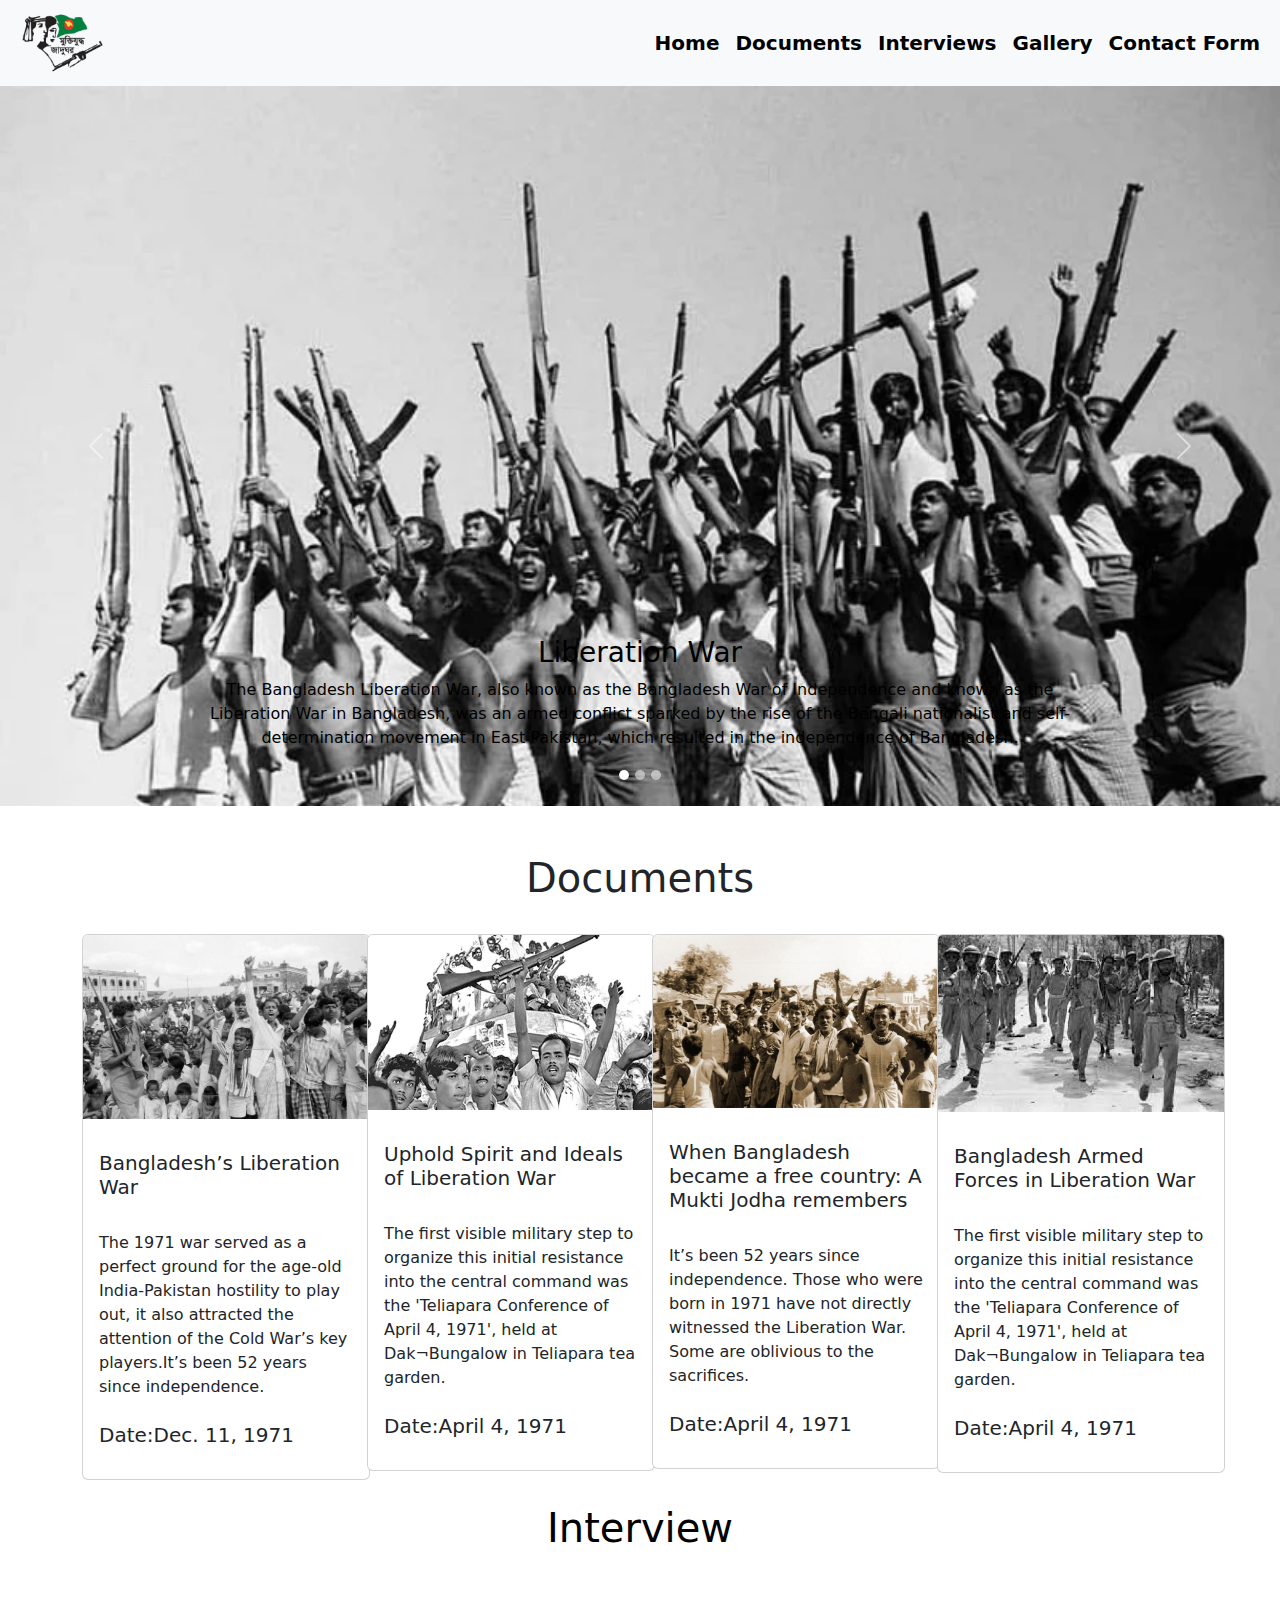
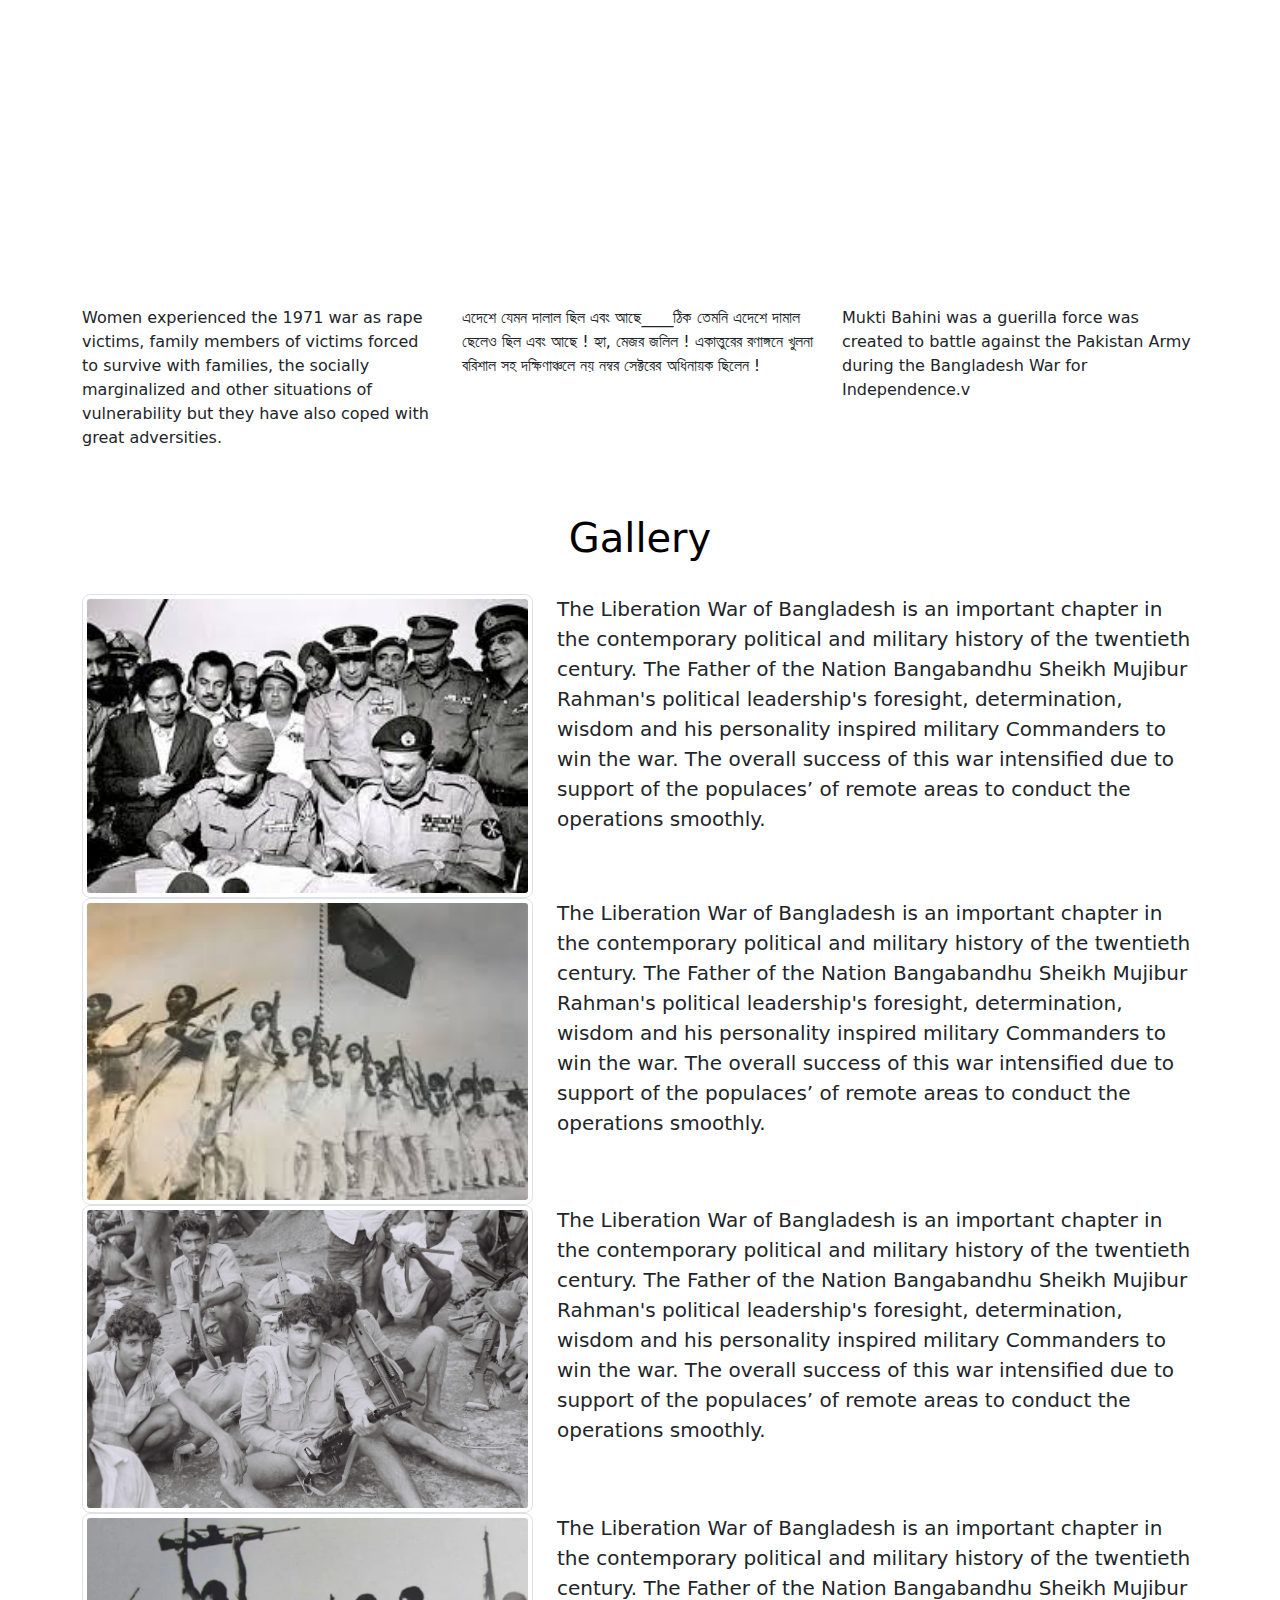
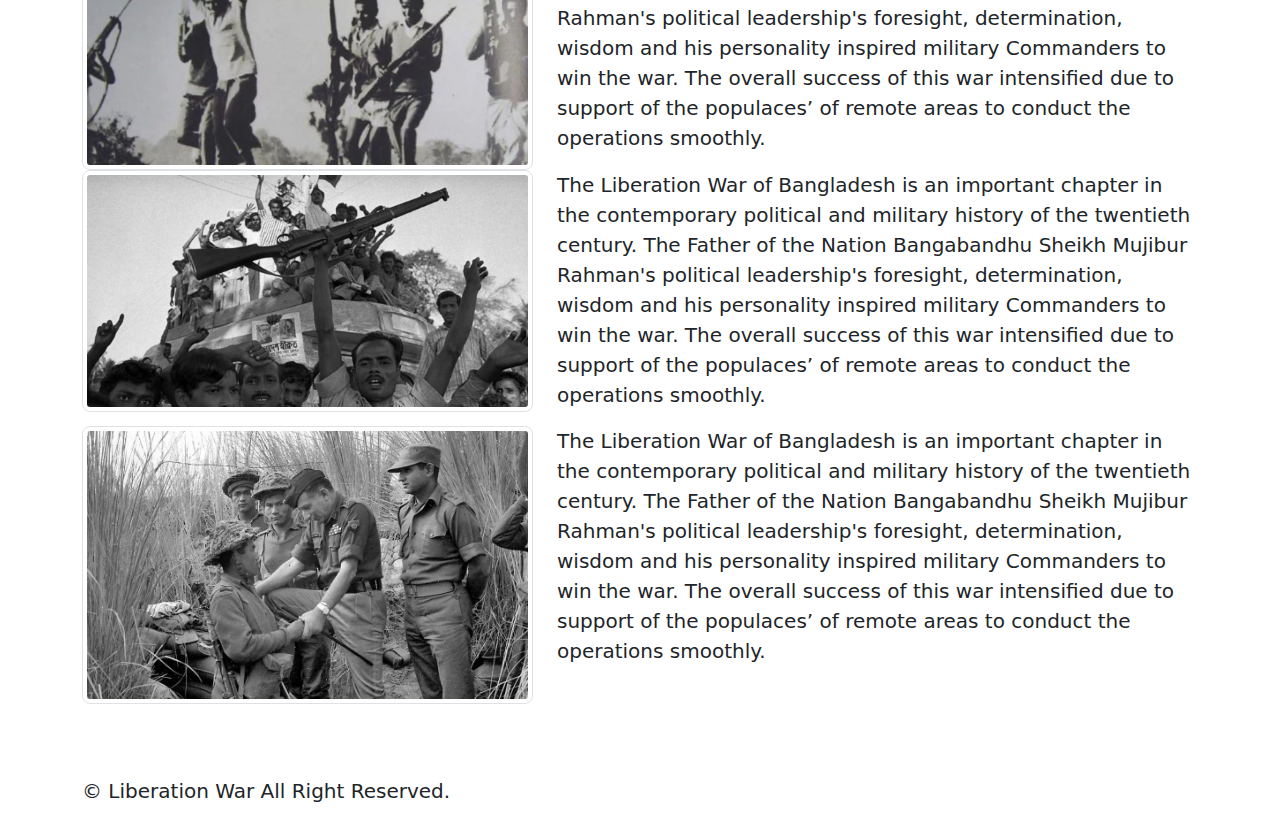
<file: index.html>
<!doctype html>
<html lang="en">
  <head>
    <title>Liberstion War Archive</title>
    <meta charset="utf-8">
    <meta name="viewport" content="width=device-width, initial-scale=1">
    <meta name="description" content="Free Web tutorials">
    <meta name="keywords" content="HTML, CSS, JavaScript">
    <meta name="author" content="John Doe">
    <!-- favicon -->
     <link rel="icon" href="assets/img/logo.png">
    <!-- bootstrap css -->
    <link href="https://cdn.jsdelivr.net/npm/bootstrap@5.3.3/dist/css/bootstrap.min.css" rel="stylesheet">
    <!-- default css -->
     <link rel="stylesheet" href="assets/css/default.css">
  </head>
  <body>
    <!-- navber section start -->
    <nav class="navbar navbar-expand-lg bg-body-tertiary">
        <div class="container-fluid">
          <a class="navbar-brand" href="#">
            <img src="assets/img/logo.png" alt="" class="w-100">
          </a>
          <button class="navbar-toggler" type="button" data-bs-toggle="collapse" data-bs-target="#navbarSupportedContent" aria-controls="navbarSupportedContent" aria-expanded="false" aria-label="Toggle navigation">
            <span class="navbar-toggler-icon"></span>
          </button>
          <div class="collapse navbar-collapse" id="navbarSupportedContent">
            <ul class="navbar-nav ms-auto mb-2 mb-lg-0">
              <li class="nav-item">
                <a class="nav-link active fw-bold text-capitalize fs-5" aria-current="page" href="index.html">Home</a>
              </li>
              <li class="nav-item">
                <a class="nav-link active fw-bold text-capitalize fs-5" aria-current="page" href="document.html">documents</a>
              </li>
              <li class="nav-item">
                <a class="nav-link active fw-bold text-capitalize fs-5" aria-current="page" href="interview.html">interviews</a>
              </li>
              <li class="nav-item">
                <a class="nav-link active fw-bold text-capitalize fs-5" aria-current="page" href="gallery.html">gallery</a>
              </li>
              <li class="nav-item">
                <a class="nav-link active fw-bold text-capitalize fs-5" aria-current="page" href="contact.html">contact form</a>
              </li>
          </div>
        </div>
      </nav>
      <!-- navber section end -->
       
     <!-- banner section start -->
     <div id="carouselExampleCaptions" class="carousel slide">
        <div class="carousel-indicators">
          <button type="button" data-bs-target="#carouselExampleCaptions" data-bs-slide-to="0" class="active" aria-current="true" aria-label="Slide 1"></button>
          <button type="button" data-bs-target="#carouselExampleCaptions" data-bs-slide-to="1" aria-label="Slide 2"></button>
          <button type="button" data-bs-target="#carouselExampleCaptions" data-bs-slide-to="2" aria-label="Slide 3"></button>
        </div>
        <div class="carousel-inner">
          <div class="carousel-item active">
            <img src="assets/img/banner.webp" class="d-block w-100" alt="...">
            <div class="carousel-caption d-none d-md-block">
              <h3 class="text-black">Liberation War</h3>
              <p class="text-black fw-italic">The Bangladesh Liberation War, also known as the Bangladesh War of Independence and known as the Liberation War in Bangladesh, was an armed conflict sparked by the rise of the Bengali nationalist and self-determination movement in East Pakistan, which resulted in the independence of Bangladesh.</p>
            </div>
          </div>
          <div class="carousel-item">
            <img src="assets/img/banner.jpeg" class="d-block w-100" alt="...">
            <div class="carousel-caption d-none d-md-block">
              <h3 class="text-black">Liberation War</h3>
              <p class="text-black fw-italic">The Bangladesh Liberation War, also known as the Bangladesh War of Independence and known as the Liberation War in Bangladesh, was an armed conflict sparked by the rise of the Bengali nationalist and self-determination movement in East Pakistan, which resulted in the independence of Bangladesh.</p>
            </div>
          </div>
          <div class="carousel-item">
            <img src="assets/img/banner.webp" class="d-block w-100" alt="...">
            <div class="carousel-caption d-none d-md-block">
              <h3 class="text-black">Liberation War</h3>
              <p class="text-black fw-italic">The Bangladesh Liberation War, also known as the Bangladesh War of Independence and known as the Liberation War in Bangladesh, was an armed conflict sparked by the rise of the Bengali nationalist and self-determination movement in East Pakistan, which resulted in the independence of Bangladesh.</p>
            </div>
          </div>
        </div>
        <button class="carousel-control-prev" type="button" data-bs-target="#carouselExampleCaptions" data-bs-slide="prev">
          <span class="carousel-control-prev-icon" aria-hidden="true"></span>
          <span class="visually-hidden">Previous</span>
        </button>
        <button class="carousel-control-next" type="button" data-bs-target="#carouselExampleCaptions" data-bs-slide="next">
          <span class="carousel-control-next-icon" aria-hidden="true"></span>
          <span class="visually-hidden">Next</span>
        </button>
      </div>
     <!-- banner section end -->
      
    <!-- documents section start -->
       <section class="container pt-5">
        <div class="row">
            <div class="col-lg-12 text-center mb-4">
                <h1>Documents</h1>
            </div>
            <div class="col-lg-3 col-12 col-md-6 pb-4" >
                <div class="card" style="width: 18rem;">
                    <img src="assets/img/image-01.jpg" class="card-img-top" alt="...">
                    <div class="card-body">
                        <p class="card-text"><h5> Bangladesh’s Liberation War</h5>
                            <br>
                            The 1971 war served as a perfect ground for the age-old India-Pakistan hostility to play out, it also attracted the attention of the Cold War’s key players.It’s been 52 years since independence.  
                            <br>
                            <br>
                            <h5>Date:Dec. 11, 1971</h5>
                          </p>
                    </div>
                  </div>
            </div>
            <div class="col-lg-3 col-12 col-md-6">
                <div class="card" style="width: 18rem;">
                    <img src="assets/img/image-02.jpg" class="card-img-top" alt="...">
                    <div class="card-body">
                        <p class="card-text"><h5>Uphold Spirit and Ideals of Liberation War</h5>
                            <br>
                            The first visible military step to organize this initial resistance into the central command was the 'Teliapara Conference of April 4, 1971', held at Dak¬Bungalow in Teliapara tea garden.
                            <br>
                            <br>
                            <h5>Date:April 4, 1971</h5>
                          </p>
                    </div>
                  </div>
            </div>
            <div class="col-lg-3 col-12 col-md-6">
                <div class="card" style="width: 18rem;">
                    <img src="assets/img/image-03.jpg" class="card-img-top" alt="...">
                    <div class="card-body">
                        <p class="card-text"><h5>When Bangladesh became a free country: A Mukti Jodha remembers</h5>
                            <br>
                            It’s been 52 years since independence. Those who were born in 1971 have not directly witnessed the Liberation War. Some are oblivious to the sacrifices.
                            <br>
                            <br>
                            <h5>Date:April 4, 1971</h5>
                          </p>
                    </div>
                  </div>
            </div>
            <div class="col-lg-3 col-12 col-md-6">
                <div class="card" style="width: 18rem;">
                    <img src="assets/img/image-04.jpg" class="card-img-top" alt="...">
                    <div class="card-body">
                      <p class="card-text"><h5>Bangladesh Armed Forces in Liberation War</h5>
                        <br>
                        The first visible military step to organize this initial resistance into the central command was the 'Teliapara Conference of April 4, 1971', held at Dak¬Bungalow in Teliapara tea garden.
                        <br>
                        <br>
                        <h5>Date:April 4, 1971</h5>
                      </p>
                    </div>
                  </div>
            </div>
        </div>
       </section>
    <!-- documents section end -->

     <!-- Interview section start -->
         <section>
            <section class="container">
                <div class="row">
                    <div>
                        <h1 class="text-center pb-4 text-black">Interview</h1>
                    </div>
                    <div class="col-lg-4">
                        <iframe width="400" height="315" src="https://www.youtube.com/embed/i_CKLPpWtkA?si=rSBk4k-F1cWsGsLt" title="YouTube video player" frameborder="0" allow="accelerometer; autoplay; clipboard-write; encrypted-media; gyroscope; picture-in-picture; web-share" referrerpolicy="strict-origin-when-cross-origin" allowfullscreen></iframe>
                        <p>Women experienced the 1971 war as rape victims, family members of victims forced to survive with families, the socially marginalized and other situations of vulnerability but they have also coped with great adversities.</p>
                    </div>
                    
                    <div class="col-lg-4">
                        <iframe width="400" height="315" src="https://www.youtube.com/embed/zLbzG8bfryI?si=IYR3eekJzGUmeR7V" title="YouTube video player" frameborder="0" allow="accelerometer; autoplay; clipboard-write; encrypted-media; gyroscope; picture-in-picture; web-share" referrerpolicy="strict-origin-when-cross-origin" allowfullscreen></iframe>
                        <p>

                            এদেশে যেমন দালাল ছিল এবং আছে____ঠিক তেমনি এদেশে দামাল ছেলেও ছিল এবং আছে ! হ্যা, মেজর জলিল ! একাত্তুরের রণাঙ্গনে খুলনা বরিশাল সহ দক্ষিণাঞ্চলে নয় নম্বর সেক্টরের অধিনায়ক ছিলেন !</p>
                    </div>
                    <div class="col-lg-4">
                        <iframe width="400" height="315" src="https://www.youtube.com/embed/AUVClyRjTIc?si=gAyCHp5IZKRgoFAB" title="YouTube video player" frameborder="0" allow="accelerometer; autoplay; clipboard-write; encrypted-media; gyroscope; picture-in-picture; web-share" referrerpolicy="strict-origin-when-cross-origin" allowfullscreen></iframe>
                        <p>Mukti Bahini was a guerilla force was created to battle against the Pakistan Army during the Bangladesh War for Independence.v</p>
                    </div>
                </div>
            </section>
         </section>
    <!-- Interview section end -->

    <!-- gallery section start -->
       
    <section>
        <section class="container py-5">
          <div class="row">
            <div class="col-12">
              <h1 class="text-capitalize text-center text-black pb-4">Gallery</h1>
            </div>
          </div>
          <div class="align-item-center">
            <div class="row">
              <div class="col-12 col-md-5">
                <div id="product-item">
                <img src="assets/img/gallery-01.jfif" alt="" class="img-fluid img-thumbnail rounded-3 w-100">
                </div>
              </div>
              <div class="col-12 col-md-7">
                <p class="lead mb-3">The Libe­ration War of Bangladesh is an important chapter in the contemporary political and military history of the twentieth century. The Father of the Nation Bangabandhu Sheikh Mujibur Rahman's political leadership's foresight, determination, wisdom and his personality inspired military Commanders to win the war. The overall success of this war intensified due to support of the populaces’ of remote areas to conduct the operations smoothly. </p>
              </div>
            </div>
          </div>
          <div class="align-item-center">
            <div class="row">
              <div class="col-12 col-md-5">
                <div id="product-item">
                <img src="assets/img/gallery-02.jfif" alt="" class="img-fluid img-thumbnail rounded-3 w-100">
                </div>
              </div>
              <div class="col-12 col-md-7">
                <p class="lead mb-3">The Libe­ration War of Bangladesh is an important chapter in the contemporary political and military history of the twentieth century. The Father of the Nation Bangabandhu Sheikh Mujibur Rahman's political leadership's foresight, determination, wisdom and his personality inspired military Commanders to win the war. The overall success of this war intensified due to support of the populaces’ of remote areas to conduct the operations smoothly. </p>
              </div>
            </div>
          </div>
          <div class="align-item-center">
            <div class="row">
              <div class="col-12 col-md-5">
                <div id="product-item">
                <img src="assets/img/gallery-3.jpg" alt="" class="img-fluid img-thumbnail rounded-3 w-100">
                </div>
              </div>
              <div class="col-12 col-md-7">
                <p class="lead mb-3">The Libe­ration War of Bangladesh is an important chapter in the contemporary political and military history of the twentieth century. The Father of the Nation Bangabandhu Sheikh Mujibur Rahman's political leadership's foresight, determination, wisdom and his personality inspired military Commanders to win the war. The overall success of this war intensified due to support of the populaces’ of remote areas to conduct the operations smoothly. </p>
              </div>
            </div>
          </div>
          <div class="align-item-center">
            <div class="row">
              <div class="col-12 col-md-5">
                <div id="product-item">
                <img src="assets/img/gallery-4.jpg" alt="" class="img-fluid img-thumbnail rounded-3 w-100">
                </div>
              </div>
              <div class="col-12 col-md-7">
                <p class="lead mb-3">The Libe­ration War of Bangladesh is an important chapter in the contemporary political and military history of the twentieth century. The Father of the Nation Bangabandhu Sheikh Mujibur Rahman's political leadership's foresight, determination, wisdom and his personality inspired military Commanders to win the war. The overall success of this war intensified due to support of the populaces’ of remote areas to conduct the operations smoothly. </p>
              </div>
            </div>
          </div>
          <div class="align-item-center">
            <div class="row">
              <div class="col-12 col-md-5">
                <div id="product-item">
                <img src="assets/img/gallery-5.jpeg" alt="" class="img-fluid img-thumbnail rounded-3 w-100">
                </div>
              </div>
              <div class="col-12 col-md-7">
                <p class="lead mb-3">The Libe­ration War of Bangladesh is an important chapter in the contemporary political and military history of the twentieth century. The Father of the Nation Bangabandhu Sheikh Mujibur Rahman's political leadership's foresight, determination, wisdom and his personality inspired military Commanders to win the war. The overall success of this war intensified due to support of the populaces’ of remote areas to conduct the operations smoothly. </p>
              </div>
            </div>
          </div>
          <div class="align-item-center">
            <div class="row">
              <div class="col-12 col-md-5">
                <div id="product-item">
                <img src="assets/img/gallery-06.jfif" alt="" class="img-fluid img-thumbnail rounded-3 w-100">
                </div>
              </div>
              <div class="col-12 col-md-7">
                <p class="lead mb-3">The Libe­ration War of Bangladesh is an important chapter in the contemporary political and military history of the twentieth century. The Father of the Nation Bangabandhu Sheikh Mujibur Rahman's political leadership's foresight, determination, wisdom and his personality inspired military Commanders to win the war. The overall success of this war intensified due to support of the populaces’ of remote areas to conduct the operations smoothly. </p>
              </div>
            </div>
          </div>
          </section>
          </section>
    <!-- gallery section end -->
      
    <!-- footer section start -->
    <footer class="bg-color-primary py-4">
        <section class="container">
            <div class="row">
                <div class="col-12 col-sm-6">
                    <div class="footer-copyright text-center text-sm-start">
                        <p class="m-0 lead">&copy; 
                            <a href="" class="text-decoration-none text-reset">Liberation War</a> 
                            All Right Reserved.
                        </p>
                    </div>
                </div>
                <div class="col-12 col-sm-6">
                    <div class="footer-date-time text-center text-sm-end">
                        <p id="datetime" class="m-0 lead">
                            
                        </p>
                    </div>
                </div>
            </div>
        </section>
    </footer>
    <!-- footer section end -->

    <!-- deafult js -->
     <script src="assets/js/script.js"></script>
    <!-- bootstarp js -->
    <script src="https://cdn.jsdelivr.net/npm/bootstrap@5.3.3/dist/js/bootstrap.bundle.min.js"></script>
  </body>
</html>
</file>
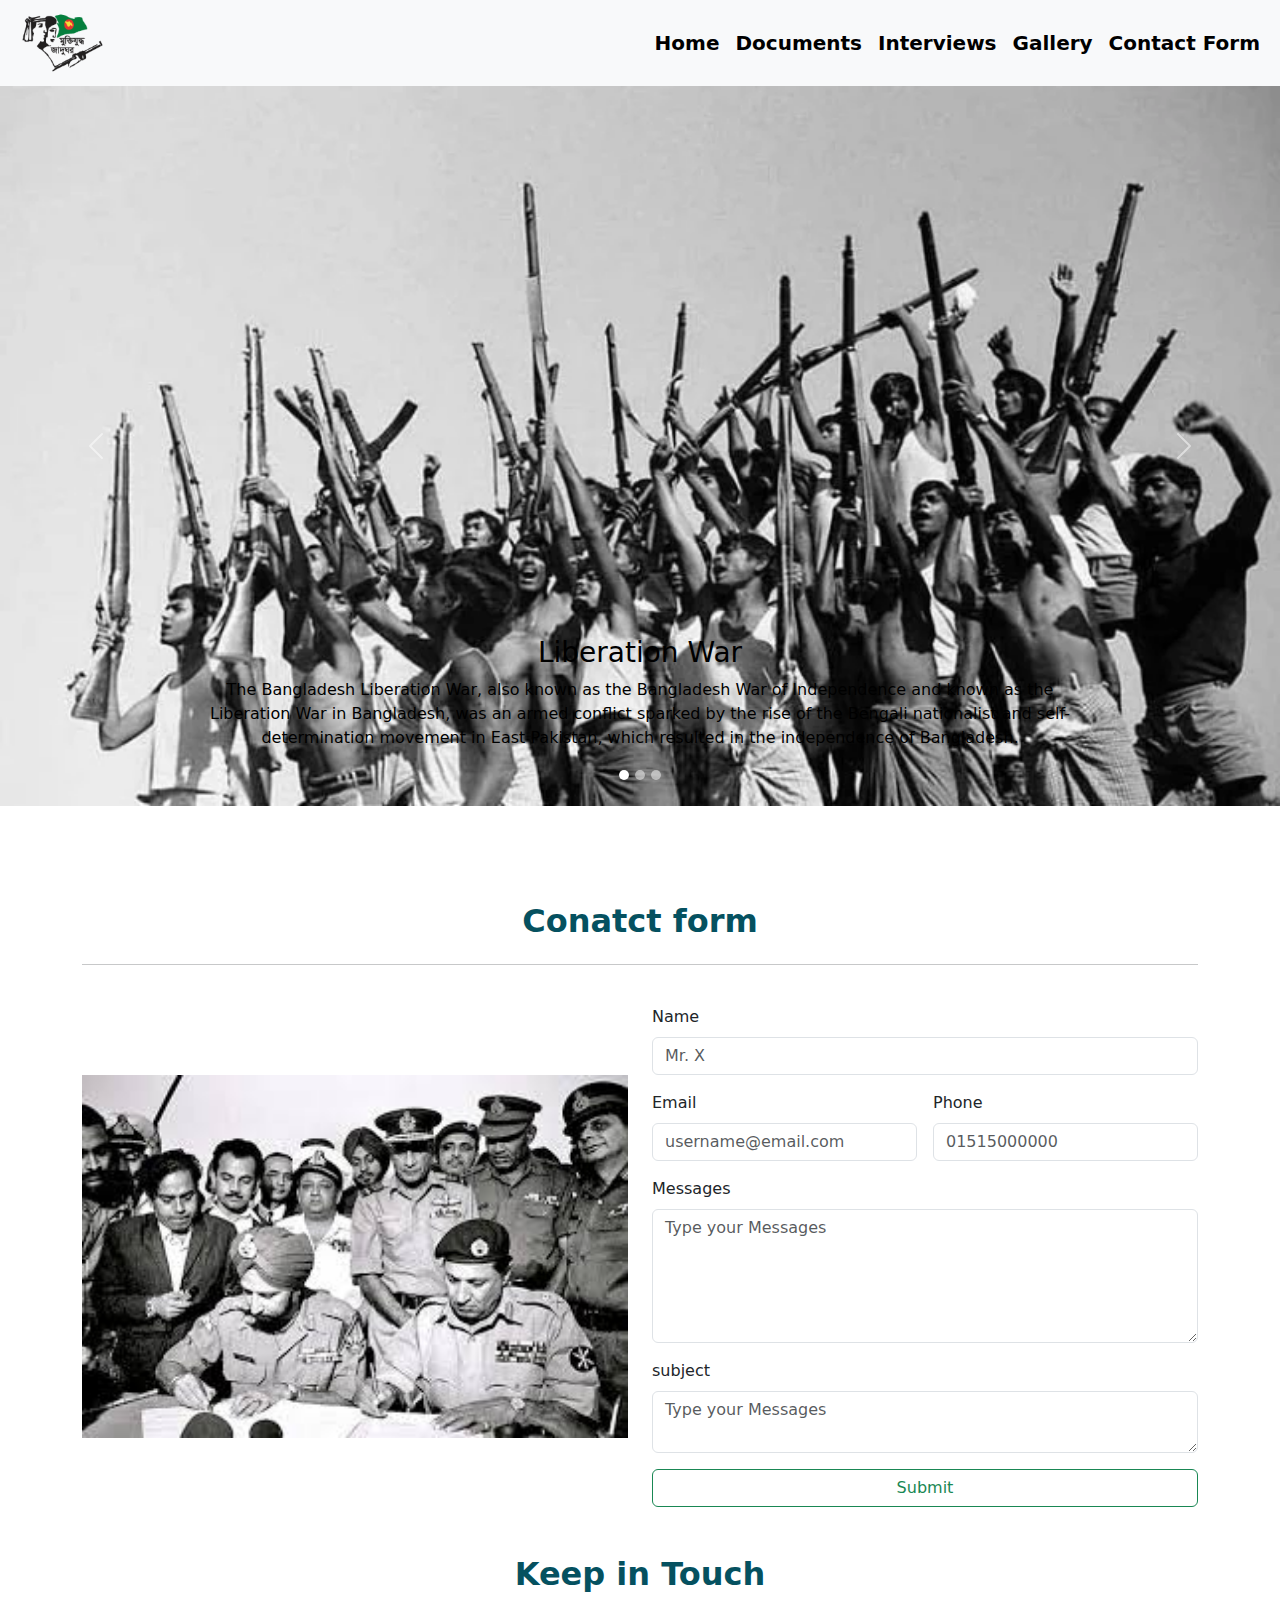
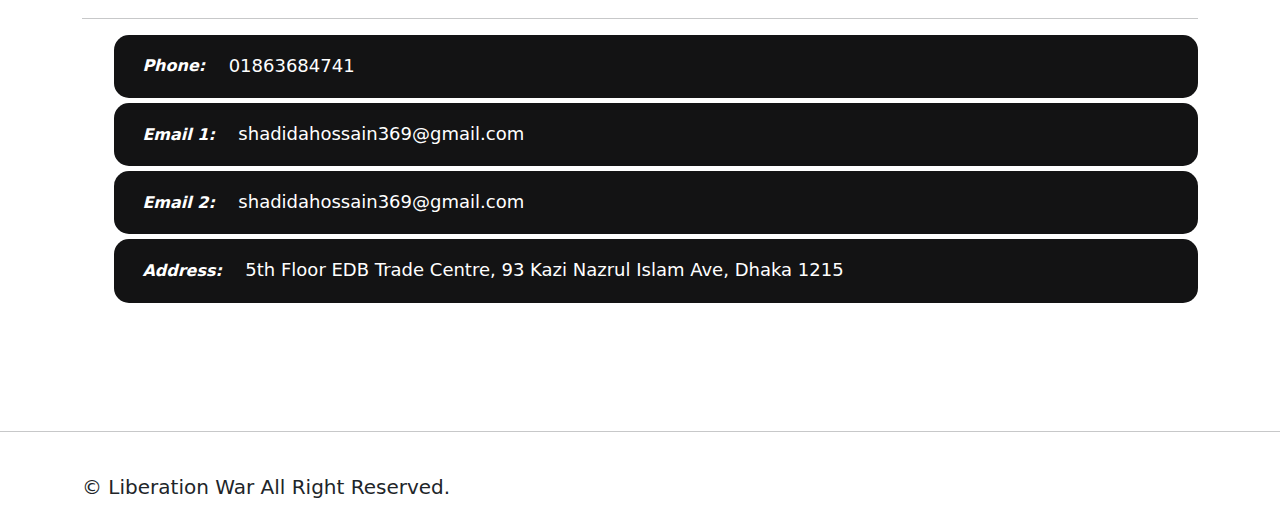
<file: contact.html>
<!doctype html>
<html lang="en">
  <head>
    <title>Liberstion War Archive</title>
    <meta charset="utf-8">
    <meta name="viewport" content="width=device-width, initial-scale=1">
    <meta name="description" content="Free Web tutorials">
    <meta name="keywords" content="HTML, CSS, JavaScript">
    <meta name="author" content="John Doe">
    <!-- favicon -->
     <link rel="icon" href="assets/img/logo.png">
    <!-- bootstrap css -->
    <link href="https://cdn.jsdelivr.net/npm/bootstrap@5.3.3/dist/css/bootstrap.min.css" rel="stylesheet">
    <!-- default css -->
     <link rel="stylesheet" href="assets/css/default.css">
  </head>
  <body>
    <!-- navber section start -->
    <nav class="navbar navbar-expand-lg bg-body-tertiary">
        <div class="container-fluid">
          <a class="navbar-brand" href="#">
            <img src="assets/img/logo.png" alt="" class="w-100">
          </a>
          <button class="navbar-toggler" type="button" data-bs-toggle="collapse" data-bs-target="#navbarSupportedContent" aria-controls="navbarSupportedContent" aria-expanded="false" aria-label="Toggle navigation">
            <span class="navbar-toggler-icon"></span>
          </button>
          <div class="collapse navbar-collapse" id="navbarSupportedContent">
            <ul class="navbar-nav ms-auto mb-2 mb-lg-0">
              <li class="nav-item">
                <a class="nav-link active fw-bold text-capitalize fs-5" aria-current="page" href="index.html">Home</a>
              </li>
              <li class="nav-item">
                <a class="nav-link active fw-bold text-capitalize fs-5" aria-current="page" href="document.html">documents</a>
              </li>
              <li class="nav-item">
                <a class="nav-link active fw-bold text-capitalize fs-5" aria-current="page" href="interview.html">interviews</a>
              </li>
              <li class="nav-item">
                <a class="nav-link active fw-bold text-capitalize fs-5" aria-current="page" href="gallery.html">gallery</a>
              </li>
              <li class="nav-item">
                <a class="nav-link active fw-bold text-capitalize fs-5" aria-current="page" href="contact.html">contact form</a>
              </li>
          </div>
        </div>
      </nav>
      <!-- navber section end -->
       
     <!-- banner section start -->
     <div id="carouselExampleCaptions" class="carousel slide">
        <div class="carousel-indicators">
          <button type="button" data-bs-target="#carouselExampleCaptions" data-bs-slide-to="0" class="active" aria-current="true" aria-label="Slide 1"></button>
          <button type="button" data-bs-target="#carouselExampleCaptions" data-bs-slide-to="1" aria-label="Slide 2"></button>
          <button type="button" data-bs-target="#carouselExampleCaptions" data-bs-slide-to="2" aria-label="Slide 3"></button>
        </div>
        <div class="carousel-inner">
          <div class="carousel-item active">
            <img src="assets/img/banner.webp" class="d-block w-100" alt="...">
            <div class="carousel-caption d-none d-md-block">
              <h3 class="text-black">Liberation War</h3>
              <p class="text-black fw-italic">The Bangladesh Liberation War, also known as the Bangladesh War of Independence and known as the Liberation War in Bangladesh, was an armed conflict sparked by the rise of the Bengali nationalist and self-determination movement in East Pakistan, which resulted in the independence of Bangladesh.</p>
            </div>
          </div>
          <div class="carousel-item">
            <img src="assets/img/banner.jpeg" class="d-block w-100" alt="...">
            <div class="carousel-caption d-none d-md-block">
              <h3 class="text-black">Liberation War</h3>
              <p class="text-black fw-italic">The Bangladesh Liberation War, also known as the Bangladesh War of Independence and known as the Liberation War in Bangladesh, was an armed conflict sparked by the rise of the Bengali nationalist and self-determination movement in East Pakistan, which resulted in the independence of Bangladesh.</p>
            </div>
          </div>
          <div class="carousel-item">
            <img src="assets/img/banner.webp" class="d-block w-100" alt="...">
            <div class="carousel-caption d-none d-md-block">
              <h3 class="text-black">Liberation War</h3>
              <p class="text-black fw-italic">The Bangladesh Liberation War, also known as the Bangladesh War of Independence and known as the Liberation War in Bangladesh, was an armed conflict sparked by the rise of the Bengali nationalist and self-determination movement in East Pakistan, which resulted in the independence of Bangladesh.</p>
            </div>
          </div>
        </div>
        <button class="carousel-control-prev" type="button" data-bs-target="#carouselExampleCaptions" data-bs-slide="prev">
          <span class="carousel-control-prev-icon" aria-hidden="true"></span>
          <span class="visually-hidden">Previous</span>
        </button>
        <button class="carousel-control-next" type="button" data-bs-target="#carouselExampleCaptions" data-bs-slide="next">
          <span class="carousel-control-next-icon" aria-hidden="true"></span>
          <span class="visually-hidden">Next</span>
        </button>
      </div>
     <!-- banner section end -->
      
    <!-- contact section -->
    <section id="contact-us" class=" py-4 py-lg-5">
        <section class="container py-4 py-lg-5">
            <div class="row gy-4 align-items-center">
                <!-- title start -->
                <div class="col-12">
                    <div class="title-block text-center">
                        <h2 class="d-inline-block fw-bolder text-info-emphasis">Conatct form</h2>
                        <hr>
                    </div>
                </div>
                <!-- title end -->
                <div class="col-12 col-lg-6">
                   <img src="assets/img/gallery-01.jfif" alt="" class="w-100">
                </div>
                <div class="col-12 col-lg-6">
                    <div class="contact-form">
                        <form action="" method="get" class="row g-3">
                            <div class="col-12">
                                <label for="inputName" class="form-label">Name</label>
                                <input type="text" name="name" class="form-control" id="inputName" placeholder="Mr. X">
                            </div>
                            <div class="col-md-6">
                              <label for="inputEmail" class="form-label">Email</label>
                              <input type="email" name="email" class="form-control" id="inputEmail" placeholder="username@email.com">
                            </div>
                            <div class="col-md-6">
                              <label for="inputPhone" class="form-label">Phone</label>
                              <input type="tel" name="mobile" class="form-control" id="inputPhone" placeholder="01515000000">
                            </div>
                            <div class="col-12">
                              <label for="inputMessages" class="form-label">Messages</label>
                              <textarea name="messages" class="form-control" id="inputMessages" placeholder="Type your Messages" rows="5"></textarea>
                            </div>
                            <div class="col-12">
                                <label for="inputMessages" class="form-label">subject</label>
                                <textarea name="subject" class="form-control" id="inputSubject" placeholder="Type your Messages" rows="2"></textarea>
                              </div>
                            <div class="col-12">
                              <button type="submit" class="btn btn-outline-success d-block w-100" onclick="alert('Are you Sure?')">Submit</button>
                            </div>
                            
                        </form>
                    </div>
                </div>
            </div>
            <div class="pt-5">
                <div class="title-block text-center">
                    <h2 class="d-inline-block fw-bolder text-info-emphasis">Keep in Touch</h2>
                    <hr>
                </div>
            </div>
            <!-- title end -->
            <div>
                <div class="contact-info">
                    <ul>
                        <li>
                            <span class="badge  fs-6 m-2 fst-italic">Phone: </span>
                            <a href="tel: 01515283053" target="_blank">
                                01863684741
                            </a>
                        </li>
                        <li>
                            <span class="badge fs-6 m-2  fst-italic">Email 1: </span>
                            <a href="mailto:  shadidahossain369@gmail.com" target="_blank">
                            shadidahossain369@gmail.com
                            </a>
                        </li>
                        <li>
                            <span class="badge fs-6 m-2 fst-italic">Email 2: </span>
                            <a href=" shadidahossain369@gmail.com" target="_blank">
                                shadidahossain369@gmail.com
                            </a>
                        </li>
                        <li>
                            <span class="badge   fs-6 m-2 fst-italic">Address: </span>
                            <a href="https://maps.app.goo.gl/2y1gwGCyHbgcxAcXA" target="_blank">
                                5th Floor EDB Trade Centre, 93 Kazi Nazrul Islam Ave, Dhaka 1215
                            </a>
                        </li>
                    </ul>
                </div>
            </div>
            </div>
        </section>
    </section>
    <hr>
    <!-- contact us section end -->
    <!-- footer section start -->
    <footer class="bg-color-primary py-4">
        <section class="container">
            <div class="row">
                <div class="col-12 col-sm-6">
                    <div class="footer-copyright text-center text-sm-start">
                        <p class="m-0 lead">&copy; 
                            <a href="" class="text-decoration-none text-reset">Liberation War</a> 
                            All Right Reserved.
                        </p>
                    </div>
                </div>
                <div class="col-12 col-sm-6">
                    <div class="footer-date-time text-center text-sm-end">
                        <p id="datetime" class="m-0 lead">
                            
                        </p>
                    </div>
                </div>
            </div>
        </section>
    </footer>
    <!-- footer section end -->

    <!-- deafult js -->
     <script src="assets/js/script.js"></script>
    <!-- bootstarp js -->
    <script src="https://cdn.jsdelivr.net/npm/bootstrap@5.3.3/dist/js/bootstrap.bundle.min.js"></script>
  </body>
</html>
</file>
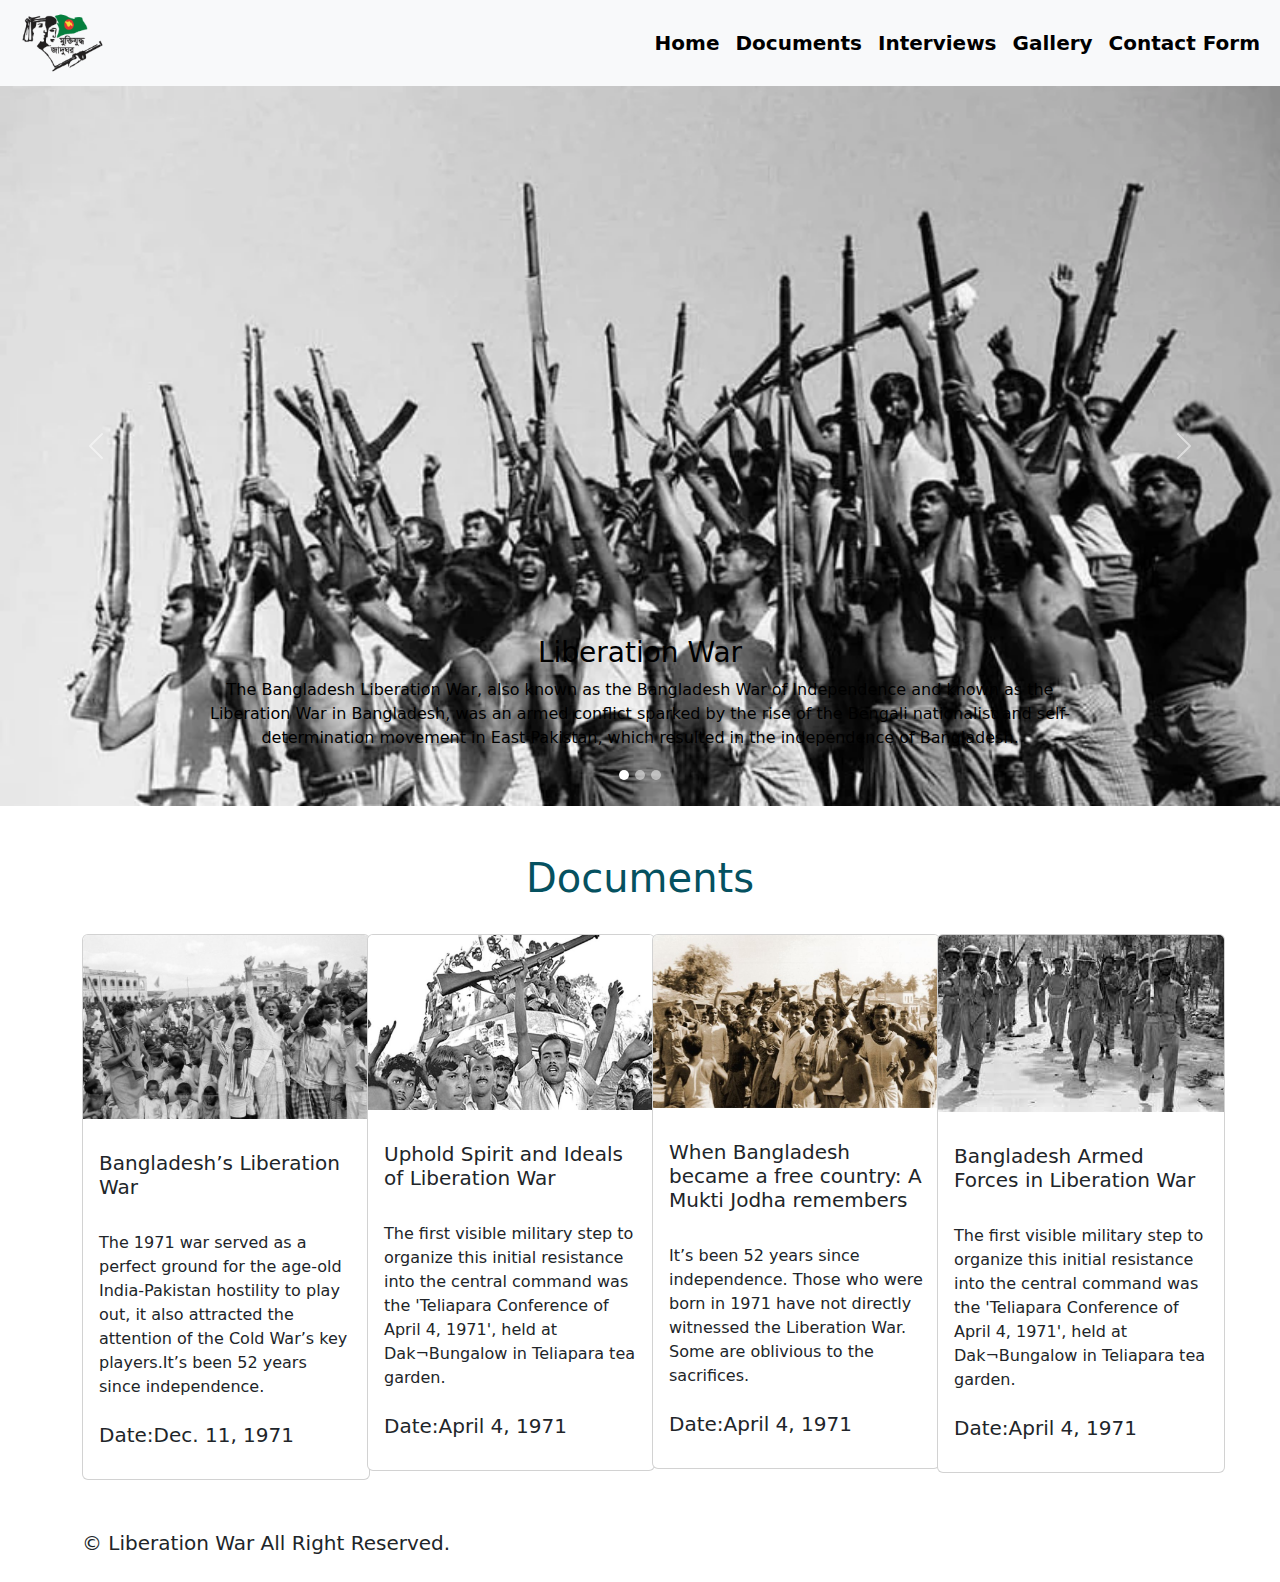
<file: document.html>
<!doctype html>
<html lang="en">
  <head>
    <title>Liberstion War Archive</title>
    <meta charset="utf-8">
    <meta name="viewport" content="width=device-width, initial-scale=1">
    <meta name="description" content="Free Web tutorials">
    <meta name="keywords" content="HTML, CSS, JavaScript">
    <meta name="author" content="John Doe">
    <!-- favicon -->
     <link rel="icon" href="assets/img/logo.png">
    <!-- bootstrap css -->
    <link href="https://cdn.jsdelivr.net/npm/bootstrap@5.3.3/dist/css/bootstrap.min.css" rel="stylesheet">
    <!-- default css -->
     <link rel="stylesheet" href="assets/css/default.css">
  </head>
  <body>
    <!-- navber section start -->
    <nav class="navbar navbar-expand-lg bg-body-tertiary">
        <div class="container-fluid">
          <a class="navbar-brand" href="#">
            <img src="assets/img/logo.png" alt="" class="w-100">
          </a>
          <button class="navbar-toggler" type="button" data-bs-toggle="collapse" data-bs-target="#navbarSupportedContent" aria-controls="navbarSupportedContent" aria-expanded="false" aria-label="Toggle navigation">
            <span class="navbar-toggler-icon"></span>
          </button>
          <div class="collapse navbar-collapse" id="navbarSupportedContent">
            <ul class="navbar-nav ms-auto mb-2 mb-lg-0">
              <li class="nav-item">
                <a class="nav-link active fw-bold text-capitalize fs-5" aria-current="page" href="index.html">Home</a>
              </li>
              <li class="nav-item">
                <a class="nav-link active fw-bold text-capitalize fs-5" aria-current="page" href="document.html">documents</a>
              </li>
              <li class="nav-item">
                <a class="nav-link active fw-bold text-capitalize fs-5" aria-current="page" href="interview.html">interviews</a>
              </li>
              <li class="nav-item">
                <a class="nav-link active fw-bold text-capitalize fs-5" aria-current="page" href="gallery.html">gallery</a>
              </li>
              <li class="nav-item">
                <a class="nav-link active fw-bold text-capitalize fs-5" aria-current="page" href="contact.html">contact form</a>
              </li>
          </div>
        </div>
      </nav>
      <!-- navber section end -->
       
     <!-- banner section start -->
     <div id="carouselExampleCaptions" class="carousel slide">
        <div class="carousel-indicators">
          <button type="button" data-bs-target="#carouselExampleCaptions" data-bs-slide-to="0" class="active" aria-current="true" aria-label="Slide 1"></button>
          <button type="button" data-bs-target="#carouselExampleCaptions" data-bs-slide-to="1" aria-label="Slide 2"></button>
          <button type="button" data-bs-target="#carouselExampleCaptions" data-bs-slide-to="2" aria-label="Slide 3"></button>
        </div>
        <div class="carousel-inner">
          <div class="carousel-item active">
            <img src="assets/img/banner.webp" class="d-block w-100" alt="...">
            <div class="carousel-caption d-none d-md-block">
              <h3 class="text-black">Liberation War</h3>
              <p class="text-black fw-italic">The Bangladesh Liberation War, also known as the Bangladesh War of Independence and known as the Liberation War in Bangladesh, was an armed conflict sparked by the rise of the Bengali nationalist and self-determination movement in East Pakistan, which resulted in the independence of Bangladesh.</p>
            </div>
          </div>
          <div class="carousel-item">
            <img src="assets/img/banner.jpeg" class="d-block w-100" alt="...">
            <div class="carousel-caption d-none d-md-block">
              <h3 class="text-black">Liberation War</h3>
              <p class="text-black fw-italic">The Bangladesh Liberation War, also known as the Bangladesh War of Independence and known as the Liberation War in Bangladesh, was an armed conflict sparked by the rise of the Bengali nationalist and self-determination movement in East Pakistan, which resulted in the independence of Bangladesh.</p>
            </div>
          </div>
          <div class="carousel-item">
            <img src="assets/img/banner.webp" class="d-block w-100" alt="...">
            <div class="carousel-caption d-none d-md-block">
              <h3 class="text-black">Liberation War</h3>
              <p class="text-black fw-italic">The Bangladesh Liberation War, also known as the Bangladesh War of Independence and known as the Liberation War in Bangladesh, was an armed conflict sparked by the rise of the Bengali nationalist and self-determination movement in East Pakistan, which resulted in the independence of Bangladesh.</p>
            </div>
          </div>
        </div>
        <button class="carousel-control-prev" type="button" data-bs-target="#carouselExampleCaptions" data-bs-slide="prev">
          <span class="carousel-control-prev-icon" aria-hidden="true"></span>
          <span class="visually-hidden">Previous</span>
        </button>
        <button class="carousel-control-next" type="button" data-bs-target="#carouselExampleCaptions" data-bs-slide="next">
          <span class="carousel-control-next-icon" aria-hidden="true"></span>
          <span class="visually-hidden">Next</span>
        </button>
      </div>
     <!-- banner section end -->
      
    <!-- documents section start -->
       <section class="container pt-5">
        <div class="row">
            <div class="col-lg-12 text-center mb-4">
                <h1 class="text-info-emphasis text-center">Documents</h1>
            </div>
            <div class="col-lg-3 col-12 col-md-6 pb-4" >
                <div class="card" style="width: 18rem;">
                    <img src="assets/img/image-01.jpg" class="card-img-top" alt="...">
                    <div class="card-body">
                        <p class="card-text"><h5> Bangladesh’s Liberation War</h5>
                            <br>
                            The 1971 war served as a perfect ground for the age-old India-Pakistan hostility to play out, it also attracted the attention of the Cold War’s key players.It’s been 52 years since independence.  
                            <br>
                            <br>
                            <h5>Date:Dec. 11, 1971</h5>
                          </p>
                    </div>
                  </div>
            </div>
            <div class="col-lg-3 col-12 col-md-6">
                <div class="card" style="width: 18rem;">
                    <img src="assets/img/image-02.jpg" class="card-img-top" alt="...">
                    <div class="card-body">
                        <p class="card-text"><h5>Uphold Spirit and Ideals of Liberation War</h5>
                            <br>
                            The first visible military step to organize this initial resistance into the central command was the 'Teliapara Conference of April 4, 1971', held at Dak¬Bungalow in Teliapara tea garden.
                            <br>
                            <br>
                            <h5>Date:April 4, 1971</h5>
                          </p>
                    </div>
                  </div>
            </div>
            <div class="col-lg-3 col-12 col-md-6">
                <div class="card" style="width: 18rem;">
                    <img src="assets/img/image-03.jpg" class="card-img-top" alt="...">
                    <div class="card-body">
                        <p class="card-text"><h5>When Bangladesh became a free country: A Mukti Jodha remembers</h5>
                            <br>
                            It’s been 52 years since independence. Those who were born in 1971 have not directly witnessed the Liberation War. Some are oblivious to the sacrifices.
                            <br>
                            <br>
                            <h5>Date:April 4, 1971</h5>
                          </p>
                    </div>
                  </div>
            </div>
            <div class="col-lg-3 col-12 col-md-6">
                <div class="card" style="width: 18rem;">
                    <img src="assets/img/image-04.jpg" class="card-img-top" alt="...">
                    <div class="card-body">
                      <p class="card-text"><h5>Bangladesh Armed Forces in Liberation War</h5>
                        <br>
                        The first visible military step to organize this initial resistance into the central command was the 'Teliapara Conference of April 4, 1971', held at Dak¬Bungalow in Teliapara tea garden.
                        <br>
                        <br>
                        <h5>Date:April 4, 1971</h5>
                      </p>
                    </div>
                  </div>
            </div>
        </div>
       </section>
    <!-- documents section end -->

     
      
    <!-- footer section start -->
    <footer class="bg-color-primary py-4">
        <section class="container">
            <div class="row">
                <div class="col-12 col-sm-6">
                    <div class="footer-copyright text-center text-sm-start">
                        <p class="m-0 lead">&copy; 
                            <a href="" class="text-decoration-none text-reset">Liberation War</a> 
                            All Right Reserved.
                        </p>
                    </div>
                </div>
                <div class="col-12 col-sm-6">
                    <div class="footer-date-time text-center text-sm-end">
                        <p id="datetime" class="m-0 lead">
                            
                        </p>
                    </div>
                </div>
            </div>
        </section>
    </footer>
    <!-- footer section end -->

    <!-- deafult js -->
     <script src="assets/js/script.js"></script>
    <!-- bootstarp js -->
    <script src="https://cdn.jsdelivr.net/npm/bootstrap@5.3.3/dist/js/bootstrap.bundle.min.js"></script>
  </body>
</html>
</file>
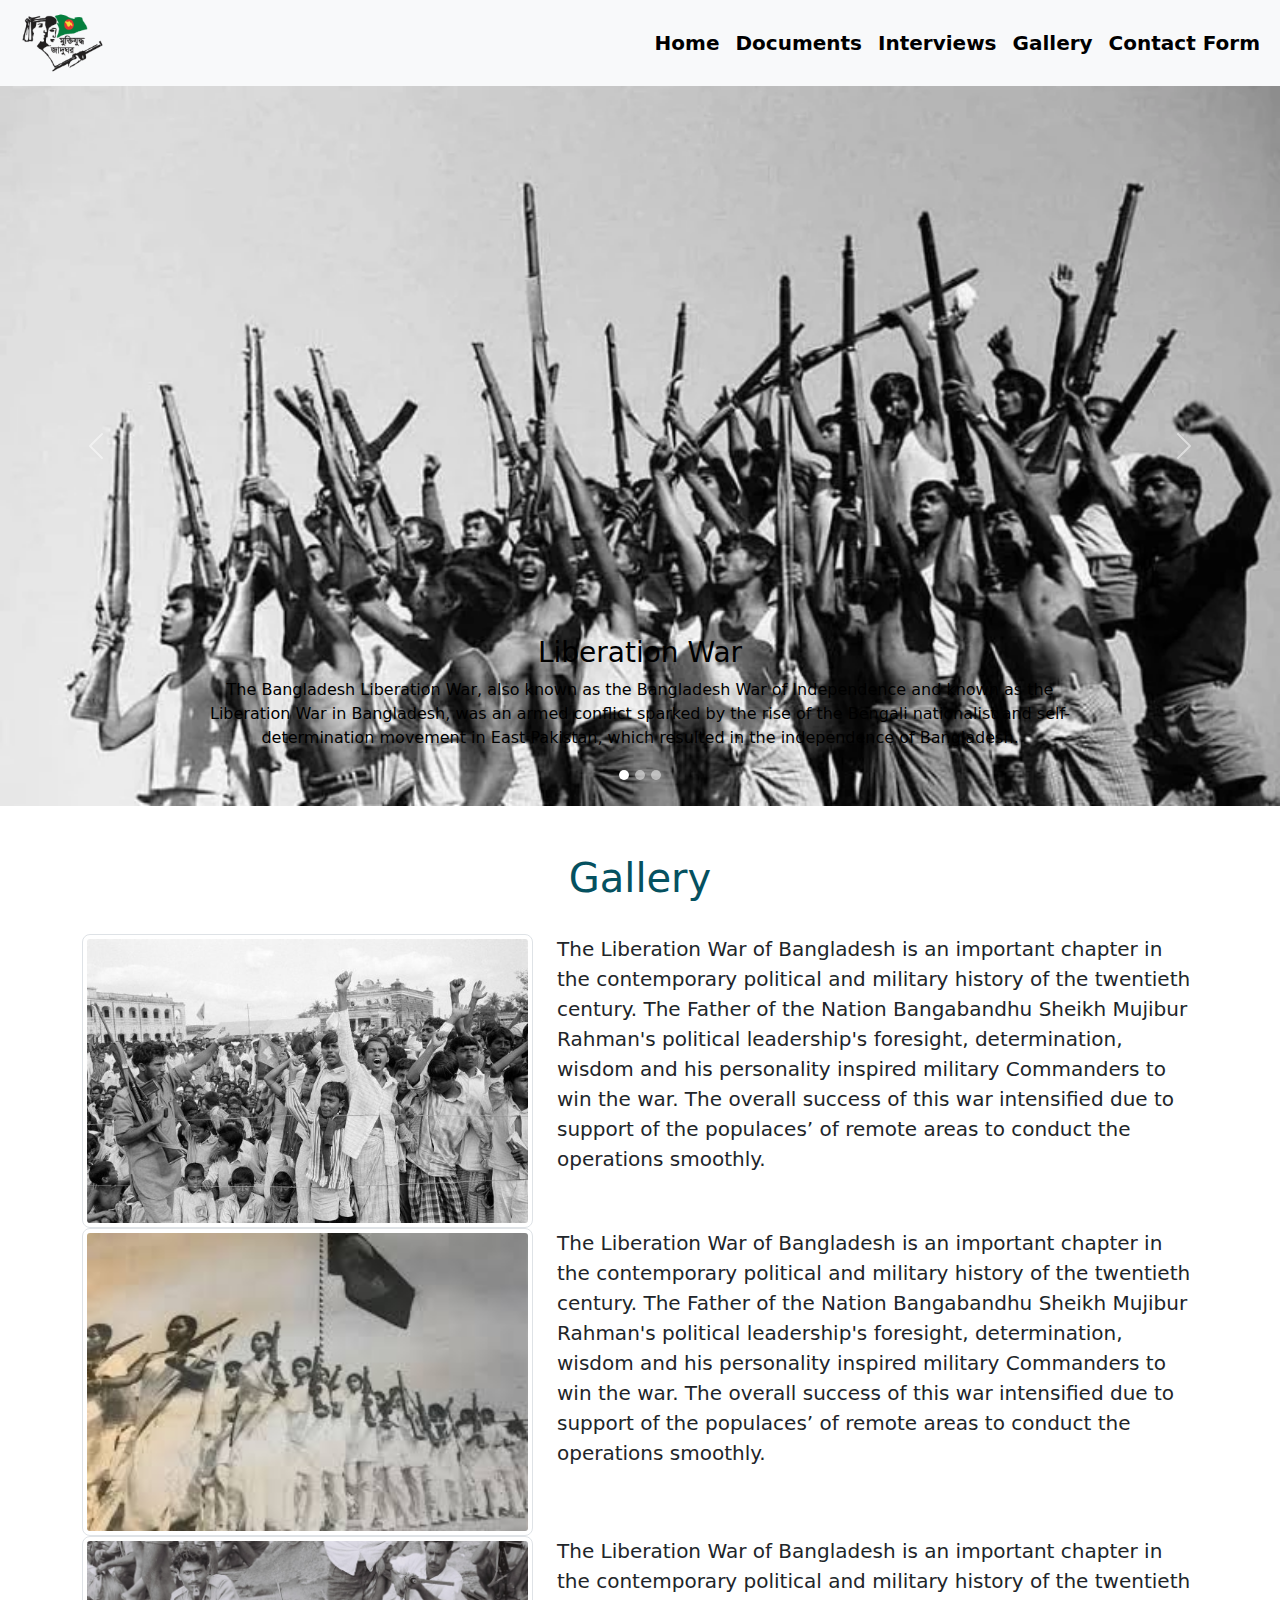
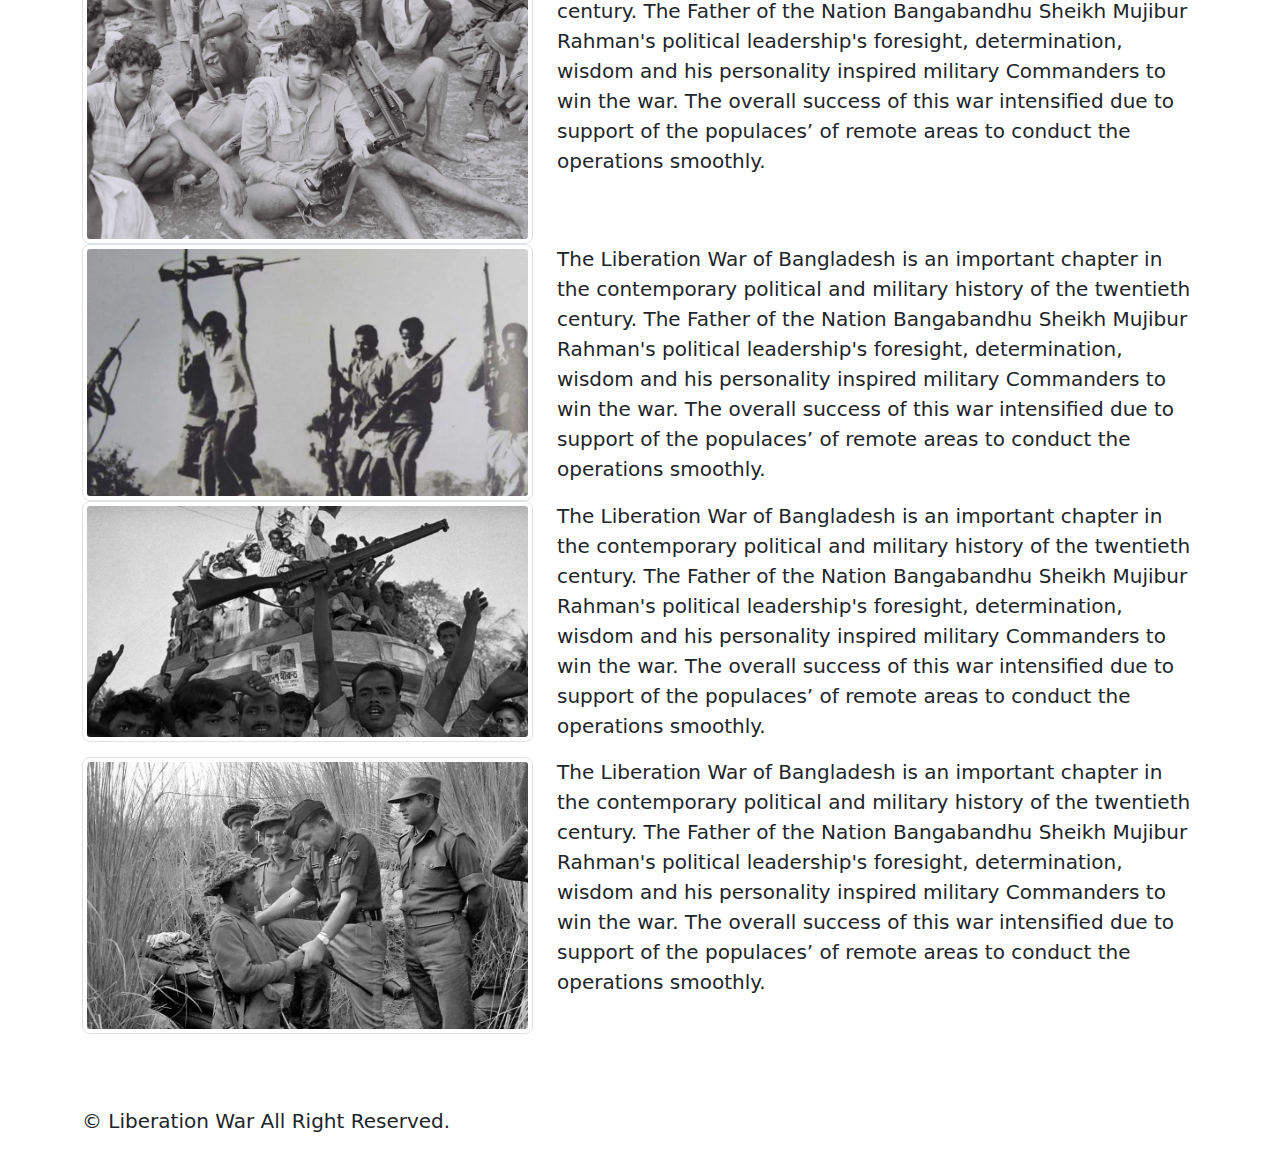
<file: gallery.html>
<!doctype html>
<html lang="en">
  <head>
    <title>Liberstion War Archive</title>
    <meta charset="utf-8">
    <meta name="viewport" content="width=device-width, initial-scale=1">
    <meta name="description" content="Free Web tutorials">
    <meta name="keywords" content="HTML, CSS, JavaScript">
    <meta name="author" content="John Doe">
    <!-- favicon -->
     <link rel="icon" href="assets/img/logo.png">
    <!-- bootstrap css -->
    <link href="https://cdn.jsdelivr.net/npm/bootstrap@5.3.3/dist/css/bootstrap.min.css" rel="stylesheet">
    <!-- default css -->
     <link rel="stylesheet" href="assets/css/default.css">
  </head>
  <body>
    <!-- navber section start -->
    <nav class="navbar navbar-expand-lg bg-body-tertiary">
        <div class="container-fluid">
          <a class="navbar-brand" href="#">
            <img src="assets/img/logo.png" alt="" class="w-100">
          </a>
          <button class="navbar-toggler" type="button" data-bs-toggle="collapse" data-bs-target="#navbarSupportedContent" aria-controls="navbarSupportedContent" aria-expanded="false" aria-label="Toggle navigation">
            <span class="navbar-toggler-icon"></span>
          </button>
          <div class="collapse navbar-collapse" id="navbarSupportedContent">
            <ul class="navbar-nav ms-auto mb-2 mb-lg-0">
              <li class="nav-item">
                <a class="nav-link active fw-bold text-capitalize fs-5" aria-current="page" href="index.html">Home</a>
              </li>
              <li class="nav-item">
                <a class="nav-link active fw-bold text-capitalize fs-5" aria-current="page" href="document.html">documents</a>
              </li>
              <li class="nav-item">
                <a class="nav-link active fw-bold text-capitalize fs-5" aria-current="page" href="interview.html">interviews</a>
              </li>
              <li class="nav-item">
                <a class="nav-link active fw-bold text-capitalize fs-5" aria-current="page" href="gallery.html">gallery</a>
              </li>
              <li class="nav-item">
                <a class="nav-link active fw-bold text-capitalize fs-5" aria-current="page" href="contact.html">contact form</a>
              </li>
          </div>
        </div>
      </nav>
      <!-- navber section end -->
       
     <!-- banner section start -->
     <div id="carouselExampleCaptions" class="carousel slide">
        <div class="carousel-indicators">
          <button type="button" data-bs-target="#carouselExampleCaptions" data-bs-slide-to="0" class="active" aria-current="true" aria-label="Slide 1"></button>
          <button type="button" data-bs-target="#carouselExampleCaptions" data-bs-slide-to="1" aria-label="Slide 2"></button>
          <button type="button" data-bs-target="#carouselExampleCaptions" data-bs-slide-to="2" aria-label="Slide 3"></button>
        </div>
        <div class="carousel-inner">
          <div class="carousel-item active">
            <img src="assets/img/banner.webp" class="d-block w-100" alt="...">
            <div class="carousel-caption d-none d-md-block">
              <h3 class="text-black">Liberation War</h3>
              <p class="text-black fw-italic">The Bangladesh Liberation War, also known as the Bangladesh War of Independence and known as the Liberation War in Bangladesh, was an armed conflict sparked by the rise of the Bengali nationalist and self-determination movement in East Pakistan, which resulted in the independence of Bangladesh.</p>
            </div>
          </div>
          <div class="carousel-item">
            <img src="assets/img/banner.jpeg" class="d-block w-100" alt="...">
            <div class="carousel-caption d-none d-md-block">
              <h3 class="text-black">Liberation War</h3>
              <p class="text-black fw-italic">The Bangladesh Liberation War, also known as the Bangladesh War of Independence and known as the Liberation War in Bangladesh, was an armed conflict sparked by the rise of the Bengali nationalist and self-determination movement in East Pakistan, which resulted in the independence of Bangladesh.</p>
            </div>
          </div>
          <div class="carousel-item">
            <img src="assets/img/banner.webp" class="d-block w-100" alt="...">
            <div class="carousel-caption d-none d-md-block">
              <h3 class="text-black">Liberation War</h3>
              <p class="text-black fw-italic">The Bangladesh Liberation War, also known as the Bangladesh War of Independence and known as the Liberation War in Bangladesh, was an armed conflict sparked by the rise of the Bengali nationalist and self-determination movement in East Pakistan, which resulted in the independence of Bangladesh.</p>
            </div>
          </div>
        </div>
        <button class="carousel-control-prev" type="button" data-bs-target="#carouselExampleCaptions" data-bs-slide="prev">
          <span class="carousel-control-prev-icon" aria-hidden="true"></span>
          <span class="visually-hidden">Previous</span>
        </button>
        <button class="carousel-control-next" type="button" data-bs-target="#carouselExampleCaptions" data-bs-slide="next">
          <span class="carousel-control-next-icon" aria-hidden="true"></span>
          <span class="visually-hidden">Next</span>
        </button>
      </div>
     <!-- banner section end -->
      
 

    <!-- gallery section start -->
       
    <section>
        <section class="container py-5">
          <div class="row">
            <div class="col-12">
              <h1 class="text-capitalize text-center text-info-emphasis pb-4">Gallery</h1>
            </div>
          </div>
          <div class="align-item-center">
            <div class="row">
              <div class="col-12 col-md-5">
                <div id="product-item">
                    
                <img src="assets/img/image-01.jpg" alt="" class="img-fluid img-thumbnail rounded-3 w-100">
                <a href="assets/img/image-01.jpg"></a>
                </div>
              </div>
              <div class="col-12 col-md-7">
                <p class="lead mb-3">The Libe­ration War of Bangladesh is an important chapter in the contemporary political and military history of the twentieth century. The Father of the Nation Bangabandhu Sheikh Mujibur Rahman's political leadership's foresight, determination, wisdom and his personality inspired military Commanders to win the war. The overall success of this war intensified due to support of the populaces’ of remote areas to conduct the operations smoothly. </p>
              </div>
            </div>
          </div>
          <div class="align-item-center">
            <div class="row">
              <div class="col-12 col-md-5">
                <div id="product-item">
                <img src="assets/img/gallery-02.jfif" alt="" class="img-fluid img-thumbnail rounded-3 w-100">
                </div>
              </div>
              <div class="col-12 col-md-7">
                <p class="lead mb-3">The Libe­ration War of Bangladesh is an important chapter in the contemporary political and military history of the twentieth century. The Father of the Nation Bangabandhu Sheikh Mujibur Rahman's political leadership's foresight, determination, wisdom and his personality inspired military Commanders to win the war. The overall success of this war intensified due to support of the populaces’ of remote areas to conduct the operations smoothly. </p>
              </div>
            </div>
          </div>
          <div class="align-item-center">
            <div class="row">
              <div class="col-12 col-md-5">
                <div id="product-item">
                <img src="assets/img/gallery-3.jpg" alt="" class="img-fluid img-thumbnail rounded-3 w-100">
                </div>
              </div>
              <div class="col-12 col-md-7">
                <p class="lead mb-3">The Libe­ration War of Bangladesh is an important chapter in the contemporary political and military history of the twentieth century. The Father of the Nation Bangabandhu Sheikh Mujibur Rahman's political leadership's foresight, determination, wisdom and his personality inspired military Commanders to win the war. The overall success of this war intensified due to support of the populaces’ of remote areas to conduct the operations smoothly. </p>
              </div>
            </div>
          </div>
          <div class="align-item-center">
            <div class="row">
              <div class="col-12 col-md-5">
                <div id="product-item">
                <img src="assets/img/gallery-4.jpg" alt="" class="img-fluid img-thumbnail rounded-3 w-100">
                </div>
              </div>
              <div class="col-12 col-md-7">
                <p class="lead mb-3">The Libe­ration War of Bangladesh is an important chapter in the contemporary political and military history of the twentieth century. The Father of the Nation Bangabandhu Sheikh Mujibur Rahman's political leadership's foresight, determination, wisdom and his personality inspired military Commanders to win the war. The overall success of this war intensified due to support of the populaces’ of remote areas to conduct the operations smoothly. </p>
              </div>
            </div>
          </div>
          <div class="align-item-center">
            <div class="row">
              <div class="col-12 col-md-5">
                <div id="product-item">
                <img src="assets/img/gallery-5.jpeg" alt="" class="img-fluid img-thumbnail rounded-3 w-100">
                </div>
              </div>
              <div class="col-12 col-md-7">
                <p class="lead mb-3">The Libe­ration War of Bangladesh is an important chapter in the contemporary political and military history of the twentieth century. The Father of the Nation Bangabandhu Sheikh Mujibur Rahman's political leadership's foresight, determination, wisdom and his personality inspired military Commanders to win the war. The overall success of this war intensified due to support of the populaces’ of remote areas to conduct the operations smoothly. </p>
              </div>
            </div>
          </div>
          <div class="align-item-center">
            <div class="row">
              <div class="col-12 col-md-5">
                <div id="product-item">
                <img src="assets/img/gallery-06.jfif" alt="" class="img-fluid img-thumbnail rounded-3 w-100">
                </div>
              </div>
              <div class="col-12 col-md-7">
                <p class="lead mb-3">The Libe­ration War of Bangladesh is an important chapter in the contemporary political and military history of the twentieth century. The Father of the Nation Bangabandhu Sheikh Mujibur Rahman's political leadership's foresight, determination, wisdom and his personality inspired military Commanders to win the war. The overall success of this war intensified due to support of the populaces’ of remote areas to conduct the operations smoothly. </p>
              </div>
            </div>
          </div>
          </section>
          </section>
    <!-- gallery section end -->
      
    <!-- footer section start -->
    <footer class="bg-color-primary py-4">
        <section class="container">
            <div class="row">
                <div class="col-12 col-sm-6">
                    <div class="footer-copyright text-center text-sm-start">
                        <p class="m-0 lead">&copy; 
                            <a href="" class="text-decoration-none text-reset">Liberation War</a> 
                            All Right Reserved.
                        </p>
                    </div>
                </div>
                <div class="col-12 col-sm-6">
                    <div class="footer-date-time text-center text-sm-end">
                        <p id="datetime" class="m-0 lead">
                            
                        </p>
                    </div>
                </div>
            </div>
        </section>
    </footer>
    <!-- footer section end -->

    <!-- deafult js -->
     <script src="assets/js/script.js"></script>
    <!-- bootstarp js -->
    <script src="https://cdn.jsdelivr.net/npm/bootstrap@5.3.3/dist/js/bootstrap.bundle.min.js"></script>
  </body>
</html>
</file>
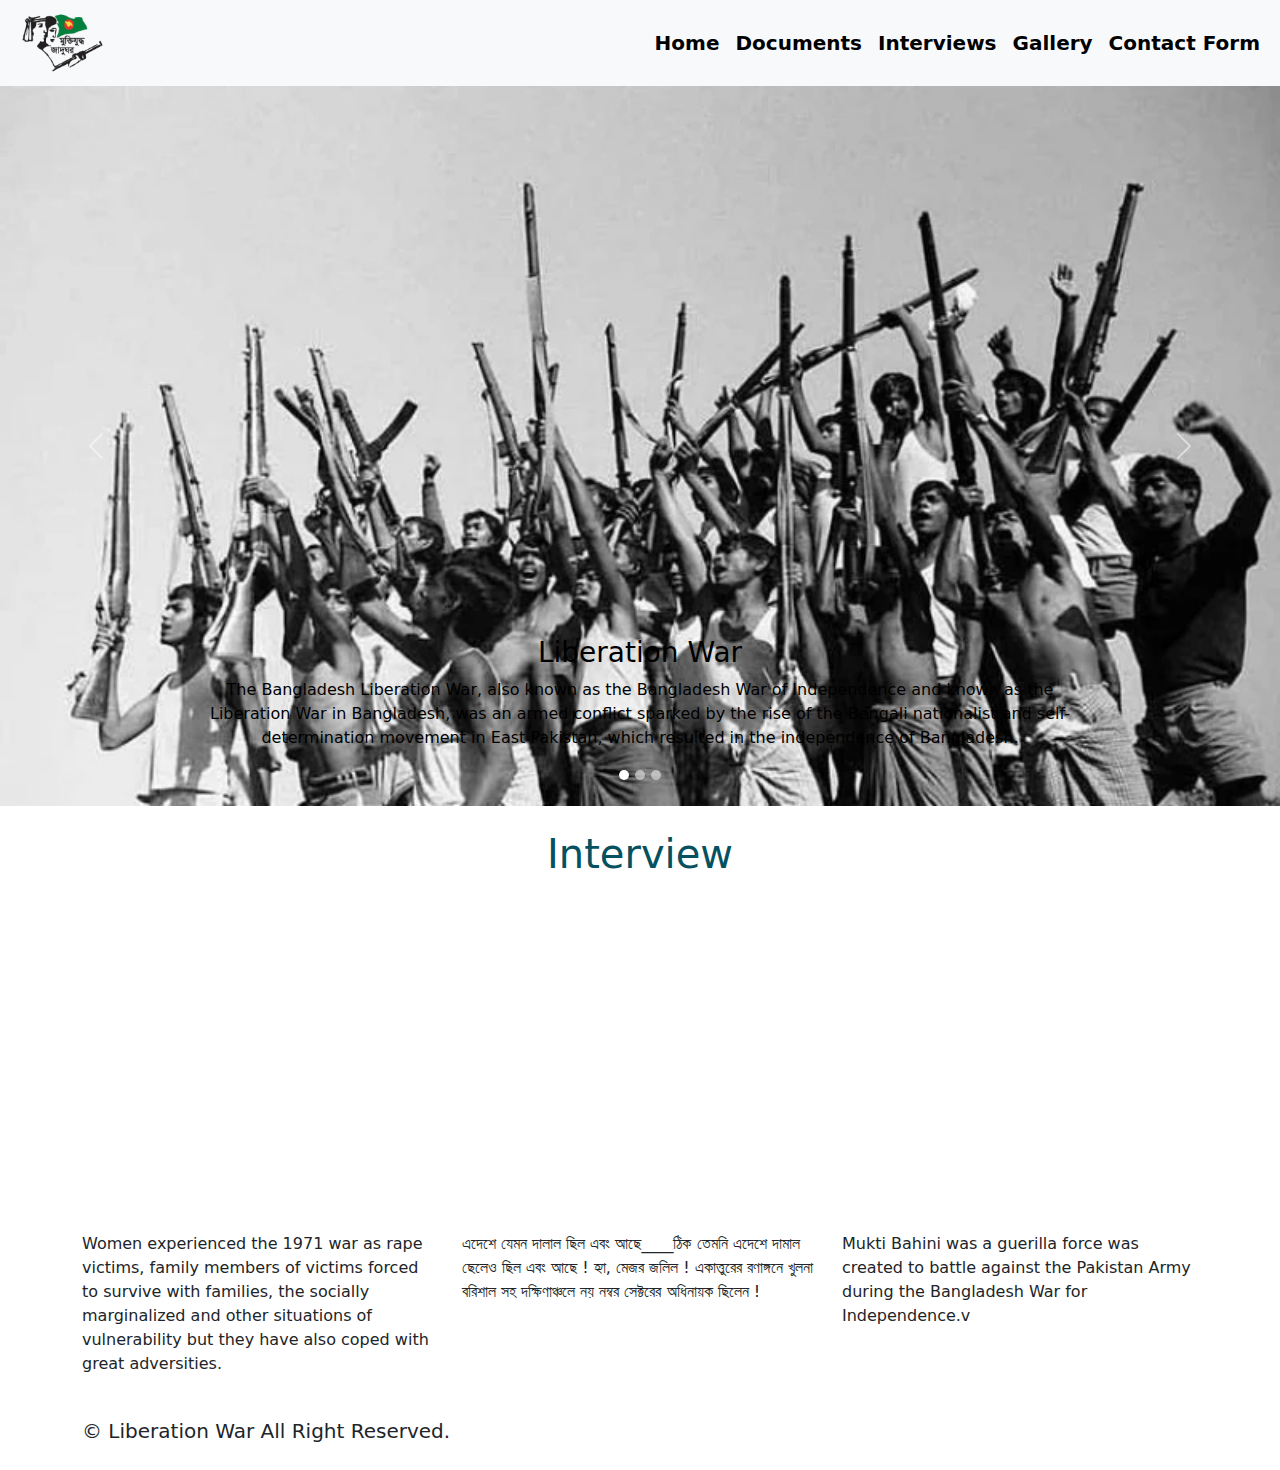
<file: interview.html>
<!doctype html>
<html lang="en">
  <head>
    <title>Liberstion War Archive</title>
    <meta charset="utf-8">
    <meta name="viewport" content="width=device-width, initial-scale=1">
    <meta name="description" content="Free Web tutorials">
    <meta name="keywords" content="HTML, CSS, JavaScript">
    <meta name="author" content="John Doe">
    <!-- favicon -->
     <link rel="icon" href="assets/img/logo.png">
    <!-- bootstrap css -->
    <link href="https://cdn.jsdelivr.net/npm/bootstrap@5.3.3/dist/css/bootstrap.min.css" rel="stylesheet">
    <!-- default css -->
     <link rel="stylesheet" href="assets/css/default.css">
  </head>
  <body>
    <!-- navber section start -->
    <nav class="navbar navbar-expand-lg bg-body-tertiary">
        <div class="container-fluid">
          <a class="navbar-brand" href="#">
            <img src="assets/img/logo.png" alt="" class="w-100">
          </a>
          <button class="navbar-toggler" type="button" data-bs-toggle="collapse" data-bs-target="#navbarSupportedContent" aria-controls="navbarSupportedContent" aria-expanded="false" aria-label="Toggle navigation">
            <span class="navbar-toggler-icon"></span>
          </button>
          <div class="collapse navbar-collapse" id="navbarSupportedContent">
            <ul class="navbar-nav ms-auto mb-2 mb-lg-0">
              <li class="nav-item">
                <a class="nav-link active fw-bold text-capitalize fs-5" aria-current="page" href="index.html">Home</a>
              </li>
              <li class="nav-item">
                <a class="nav-link active fw-bold text-capitalize fs-5" aria-current="page" href="document.html">documents</a>
              </li>
              <li class="nav-item">
                <a class="nav-link active fw-bold text-capitalize fs-5" aria-current="page" href="interview.html">interviews</a>
              </li>
              <li class="nav-item">
                <a class="nav-link active fw-bold text-capitalize fs-5" aria-current="page" href="gallery.html">gallery</a>
              </li>
              <li class="nav-item">
                <a class="nav-link active fw-bold text-capitalize fs-5" aria-current="page" href="contact.html">contact form</a>
              </li>
          </div>
        </div>
      </nav>
      <!-- navber section end -->
       
     <!-- banner section start -->
     <div id="carouselExampleCaptions" class="carousel slide">
        <div class="carousel-indicators">
          <button type="button" data-bs-target="#carouselExampleCaptions" data-bs-slide-to="0" class="active" aria-current="true" aria-label="Slide 1"></button>
          <button type="button" data-bs-target="#carouselExampleCaptions" data-bs-slide-to="1" aria-label="Slide 2"></button>
          <button type="button" data-bs-target="#carouselExampleCaptions" data-bs-slide-to="2" aria-label="Slide 3"></button>
        </div>
        <div class="carousel-inner">
          <div class="carousel-item active">
            <img src="assets/img/banner.webp" class="d-block w-100" alt="...">
            <div class="carousel-caption d-none d-md-block">
              <h3 class="text-black">Liberation War</h3>
              <p class="text-black fw-italic">The Bangladesh Liberation War, also known as the Bangladesh War of Independence and known as the Liberation War in Bangladesh, was an armed conflict sparked by the rise of the Bengali nationalist and self-determination movement in East Pakistan, which resulted in the independence of Bangladesh.</p>
            </div>
          </div>
          <div class="carousel-item">
            <img src="assets/img/banner.jpeg" class="d-block w-100" alt="...">
            <div class="carousel-caption d-none d-md-block">
              <h3 class="text-black">Liberation War</h3>
              <p class="text-black fw-italic">The Bangladesh Liberation War, also known as the Bangladesh War of Independence and known as the Liberation War in Bangladesh, was an armed conflict sparked by the rise of the Bengali nationalist and self-determination movement in East Pakistan, which resulted in the independence of Bangladesh.</p>
            </div>
          </div>
          <div class="carousel-item">
            <img src="assets/img/banner.webp" class="d-block w-100" alt="...">
            <div class="carousel-caption d-none d-md-block">
              <h3 class="text-black">Liberation War</h3>
              <p class="text-black fw-italic">The Bangladesh Liberation War, also known as the Bangladesh War of Independence and known as the Liberation War in Bangladesh, was an armed conflict sparked by the rise of the Bengali nationalist and self-determination movement in East Pakistan, which resulted in the independence of Bangladesh.</p>
            </div>
          </div>
        </div>
        <button class="carousel-control-prev" type="button" data-bs-target="#carouselExampleCaptions" data-bs-slide="prev">
          <span class="carousel-control-prev-icon" aria-hidden="true"></span>
          <span class="visually-hidden">Previous</span>
        </button>
        <button class="carousel-control-next" type="button" data-bs-target="#carouselExampleCaptions" data-bs-slide="next">
          <span class="carousel-control-next-icon" aria-hidden="true"></span>
          <span class="visually-hidden">Next</span>
        </button>
      </div>
     <!-- banner section end -->
      

     <!-- Interview section start -->
         <section>
            <section class="container">
                <div class="row">
                    <div>
                        <h1 class="text-center pb-4 text-info-emphasis pt-4">Interview</h1>
                    </div>
                    <div class="col-lg-4">
                        <iframe width="400" height="315" src="https://www.youtube.com/embed/i_CKLPpWtkA?si=rSBk4k-F1cWsGsLt" title="YouTube video player" frameborder="0" allow="accelerometer; autoplay; clipboard-write; encrypted-media; gyroscope; picture-in-picture; web-share" referrerpolicy="strict-origin-when-cross-origin" allowfullscreen></iframe>
                        <p>Women experienced the 1971 war as rape victims, family members of victims forced to survive with families, the socially marginalized and other situations of vulnerability but they have also coped with great adversities.</p>
                    </div>
                    
                    <div class="col-lg-4">
                        <iframe width="400" height="315" src="https://www.youtube.com/embed/zLbzG8bfryI?si=IYR3eekJzGUmeR7V" title="YouTube video player" frameborder="0" allow="accelerometer; autoplay; clipboard-write; encrypted-media; gyroscope; picture-in-picture; web-share" referrerpolicy="strict-origin-when-cross-origin" allowfullscreen></iframe>
                        <p>

                            এদেশে যেমন দালাল ছিল এবং আছে____ঠিক তেমনি এদেশে দামাল ছেলেও ছিল এবং আছে ! হ্যা, মেজর জলিল ! একাত্তুরের রণাঙ্গনে খুলনা বরিশাল সহ দক্ষিণাঞ্চলে নয় নম্বর সেক্টরের অধিনায়ক ছিলেন !</p>
                    </div>
                    <div class="col-lg-4">
                        <iframe width="400" height="315" src="https://www.youtube.com/embed/AUVClyRjTIc?si=gAyCHp5IZKRgoFAB" title="YouTube video player" frameborder="0" allow="accelerometer; autoplay; clipboard-write; encrypted-media; gyroscope; picture-in-picture; web-share" referrerpolicy="strict-origin-when-cross-origin" allowfullscreen></iframe>
                        <p>Mukti Bahini was a guerilla force was created to battle against the Pakistan Army during the Bangladesh War for Independence.v</p>
                    </div>
                </div>
            </section>
         </section>
    <!-- Interview section end -->

      
    <!-- footer section start -->
    <footer class="bg-color-primary py-4">
        <section class="container">
            <div class="row">
                <div class="col-12 col-sm-6">
                    <div class="footer-copyright text-center text-sm-start">
                        <p class="m-0 lead">&copy; 
                            <a href="" class="text-decoration-none text-reset">Liberation War</a> 
                            All Right Reserved.
                        </p>
                    </div>
                </div>
                <div class="col-12 col-sm-6">
                    <div class="footer-date-time text-center text-sm-end">
                        <p id="datetime" class="m-0 lead">
                            
                        </p>
                    </div>
                </div>
            </div>
        </section>
    </footer>
    <!-- footer section end -->

    <!-- deafult js -->
     <script src="assets/js/script.js"></script>
    <!-- bootstarp js -->
    <script src="https://cdn.jsdelivr.net/npm/bootstrap@5.3.3/dist/js/bootstrap.bundle.min.js"></script>
  </body>
</html>
</file>
<file: assets/css/default.css>
.carousel-indicators [data-bs-target] {
    width: 10px;
    height: 10px;
    border-radius: 50%;
}
#product-item{
    overflow: hidden;
}
#product-item img{
    cursor: pointer;
    transition: 1s linear;
}
#product-item img:hover{
 transform: scale(1.5);
}
/* contact page css start */
.contact-info ul li{
    list-style: none;
    color: #fff;
    background: rgb(19, 19, 20);
    padding: 10px;
    margin-bottom: 5px;
    border-radius: 15px;
    transition: .5s linear;
}
.contact-info ul li :hover{
        cursor: pointer;
        background: #007bff;
    }

.contact-info ul li a{
    color: #fff;
    font-size: 18px;
    text-decoration: none;
}


/* contact page css end */
</file>
